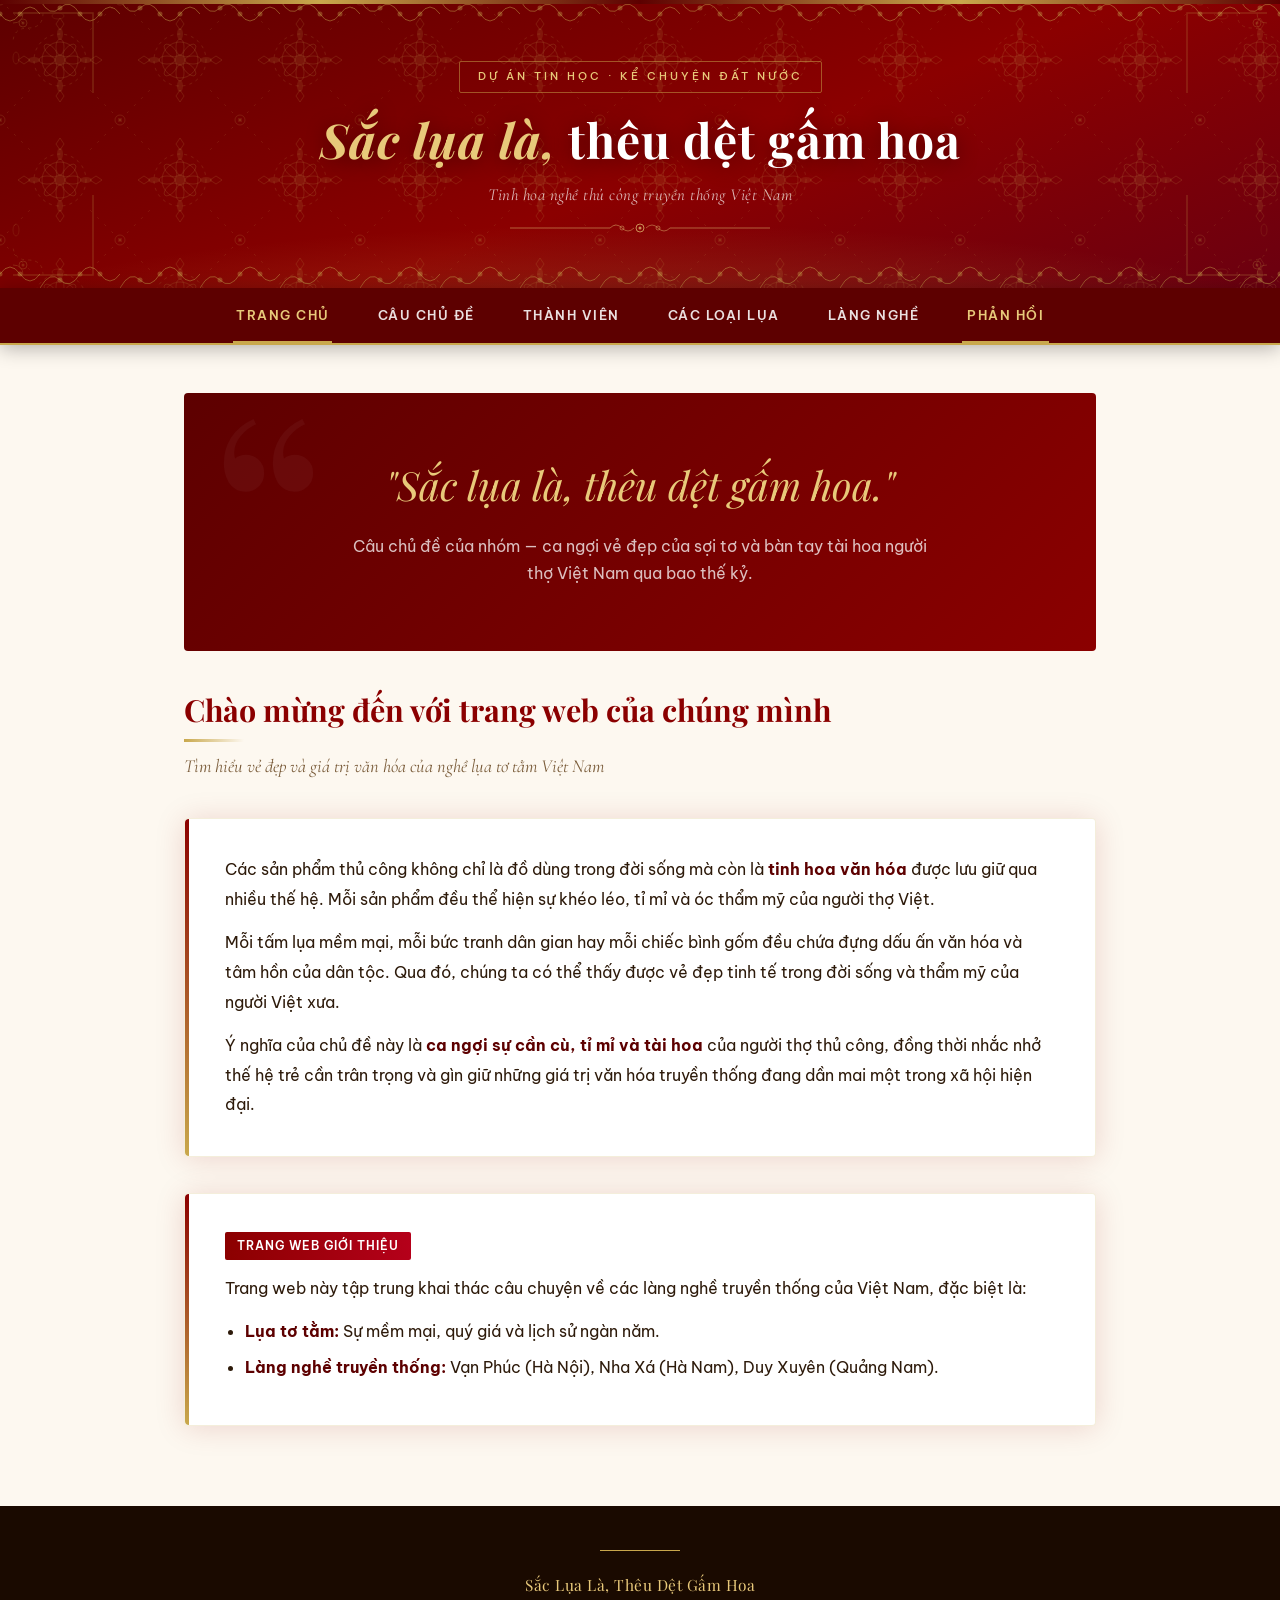
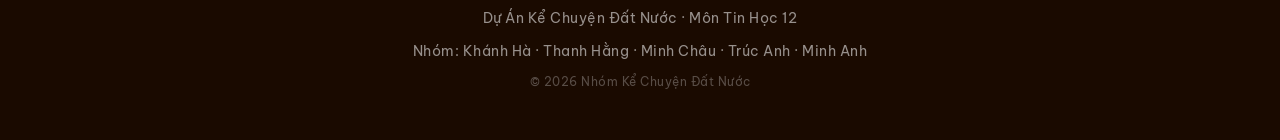
<file: index.html>
<!DOCTYPE html>
<html lang="vi">
<head>
  <meta charset="UTF-8">
  <meta name="viewport" content="width=device-width, initial-scale=1.0">
  <title>Sắc Lụa Là, Thêu Dệt Gấm Hoa – Kể Chuyện Đất Nước</title>
  <link rel="stylesheet" href="style.css">
</head>
<body>
  <header>
    <div class="header-border-top"></div>
    <div class="header-corner tl"><svg viewBox="0 0 90 90" xmlns="http://www.w3.org/2000/svg"><path d="M5 5 Q45 5 85 5 Q85 45 85 85" fill="none" stroke="#c9a84c" stroke-width="1.5"/><path d="M15 5 Q15 15 5 15" fill="none" stroke="#c9a84c" stroke-width="1"/><circle cx="15" cy="15" r="4" fill="none" stroke="#c9a84c" stroke-width="1"/><circle cx="15" cy="15" r="1.5" fill="#c9a84c"/><path d="M35 5 Q35 20 20 20 Q5 20 5 35" fill="none" stroke="#c9a84c" stroke-width="0.8" stroke-dasharray="3 4"/><ellipse cx="50" cy="8" rx="6" ry="3" fill="none" stroke="#c9a84c" stroke-width="0.8" opacity="0.7"/><ellipse cx="8" cy="50" rx="3" ry="6" fill="none" stroke="#c9a84c" stroke-width="0.8" opacity="0.7"/></svg></div>
    <div class="header-corner tr"><svg viewBox="0 0 90 90" xmlns="http://www.w3.org/2000/svg"><path d="M5 5 Q45 5 85 5 Q85 45 85 85" fill="none" stroke="#c9a84c" stroke-width="1.5"/><path d="M15 5 Q15 15 5 15" fill="none" stroke="#c9a84c" stroke-width="1"/><circle cx="15" cy="15" r="4" fill="none" stroke="#c9a84c" stroke-width="1"/><circle cx="15" cy="15" r="1.5" fill="#c9a84c"/><path d="M35 5 Q35 20 20 20 Q5 20 5 35" fill="none" stroke="#c9a84c" stroke-width="0.8" stroke-dasharray="3 4"/><ellipse cx="50" cy="8" rx="6" ry="3" fill="none" stroke="#c9a84c" stroke-width="0.8" opacity="0.7"/><ellipse cx="8" cy="50" rx="3" ry="6" fill="none" stroke="#c9a84c" stroke-width="0.8" opacity="0.7"/></svg></div>
    <div class="header-corner bl"><svg viewBox="0 0 90 90" xmlns="http://www.w3.org/2000/svg"><path d="M5 5 Q45 5 85 5 Q85 45 85 85" fill="none" stroke="#c9a84c" stroke-width="1.5"/><path d="M15 5 Q15 15 5 15" fill="none" stroke="#c9a84c" stroke-width="1"/><circle cx="15" cy="15" r="4" fill="none" stroke="#c9a84c" stroke-width="1"/><circle cx="15" cy="15" r="1.5" fill="#c9a84c"/><path d="M35 5 Q35 20 20 20 Q5 20 5 35" fill="none" stroke="#c9a84c" stroke-width="0.8" stroke-dasharray="3 4"/><ellipse cx="50" cy="8" rx="6" ry="3" fill="none" stroke="#c9a84c" stroke-width="0.8" opacity="0.7"/><ellipse cx="8" cy="50" rx="3" ry="6" fill="none" stroke="#c9a84c" stroke-width="0.8" opacity="0.7"/></svg></div>
    <div class="header-corner br"><svg viewBox="0 0 90 90" xmlns="http://www.w3.org/2000/svg"><path d="M5 5 Q45 5 85 5 Q85 45 85 85" fill="none" stroke="#c9a84c" stroke-width="1.5"/><path d="M15 5 Q15 15 5 15" fill="none" stroke="#c9a84c" stroke-width="1"/><circle cx="15" cy="15" r="4" fill="none" stroke="#c9a84c" stroke-width="1"/><circle cx="15" cy="15" r="1.5" fill="#c9a84c"/><path d="M35 5 Q35 20 20 20 Q5 20 5 35" fill="none" stroke="#c9a84c" stroke-width="0.8" stroke-dasharray="3 4"/><ellipse cx="50" cy="8" rx="6" ry="3" fill="none" stroke="#c9a84c" stroke-width="0.8" opacity="0.7"/><ellipse cx="8" cy="50" rx="3" ry="6" fill="none" stroke="#c9a84c" stroke-width="0.8" opacity="0.7"/></svg></div>
    <div class="header-badge">Dự Án Tin Học · Kể Chuyện Đất Nước</div>
    <h1><em>Sắc lụa là,</em> thêu dệt gấm hoa</h1>
    <p class="header-sub">Tinh hoa nghề thủ công truyền thống Việt Nam</p>
    <div class="header-divider"></div>
  </header>

  <nav>
    <a href="index.html" class="active">Trang Chủ</a>
    <a href="chu-de.html">Câu Chủ Đề</a>
    <a href="thanh-vien.html">Thành Viên</a>
    <a href="lua-to-tam.html">Các loại lụa</a>
    <a href="lang-nghe.html">Làng Nghề</a>
    <a href="phan-hoi.html" class="active">Phản Hồi</a>
  </nav>

  <div class="container">

    <div class="hero-quote">
      <blockquote>"Sắc lụa là, thêu dệt gấm hoa."</blockquote>
      <p>Câu chủ đề của nhóm — ca ngợi vẻ đẹp của sợi tơ và bàn tay tài hoa người thợ Việt Nam qua bao thế kỷ.</p>
    </div>

    <h2 class="section-title">Chào mừng đến với trang web của chúng mình</h2>
    <p class="section-lead">Tìm hiểu vẻ đẹp và giá trị văn hóa của nghề lụa tơ tằm Việt Nam</p>

    <div class="card">
      <p>Các sản phẩm thủ công không chỉ là đồ dùng trong đời sống mà còn là <strong>tinh hoa văn hóa</strong> được lưu giữ qua nhiều thế hệ. Mỗi sản phẩm đều thể hiện sự khéo léo, tỉ mỉ và óc thẩm mỹ của người thợ Việt.</p>
      <p>Mỗi tấm lụa mềm mại, mỗi bức tranh dân gian hay mỗi chiếc bình gốm đều chứa đựng dấu ấn văn hóa và tâm hồn của dân tộc. Qua đó, chúng ta có thể thấy được vẻ đẹp tinh tế trong đời sống và thẩm mỹ của người Việt xưa.</p>
      <p>Ý nghĩa của chủ đề này là <strong>ca ngợi sự cần cù, tỉ mỉ và tài hoa</strong> của người thợ thủ công, đồng thời nhắc nhở thế hệ trẻ cần trân trọng và gìn giữ những giá trị văn hóa truyền thống đang dần mai một trong xã hội hiện đại.</p>
    </div>

    <div class="card">
      <span class="badge">Trang web giới thiệu</span>
      <p>Trang web này tập trung khai thác câu chuyện về các làng nghề truyền thống của Việt Nam, đặc biệt là:</p>
      <ul>
        <li><strong>Lụa tơ tằm:</strong> Sự mềm mại, quý giá và lịch sử ngàn năm.</li>
        <li><strong>Làng nghề truyền thống:</strong> Vạn Phúc (Hà Nội), Nha Xá (Hà Nam), Duy Xuyên (Quảng Nam).</li>
      </ul>
    </div>

  </div>

  <footer>
    <p class="footer-title">Sắc Lụa Là, Thêu Dệt Gấm Hoa</p>
    <p>Dự Án Kể Chuyện Đất Nước · Môn Tin Học 12</p>
    <p style="margin-top:8px">Nhóm: Khánh Hà · Thanh Hằng · Minh Châu · Trúc Anh · Minh Anh</p>
    <p style="margin-top:8px;font-size:0.82em;opacity:0.5">&copy; 2026 Nhóm Kể Chuyện Đất Nước</p>
  </footer>
</body>
</html>
</file>
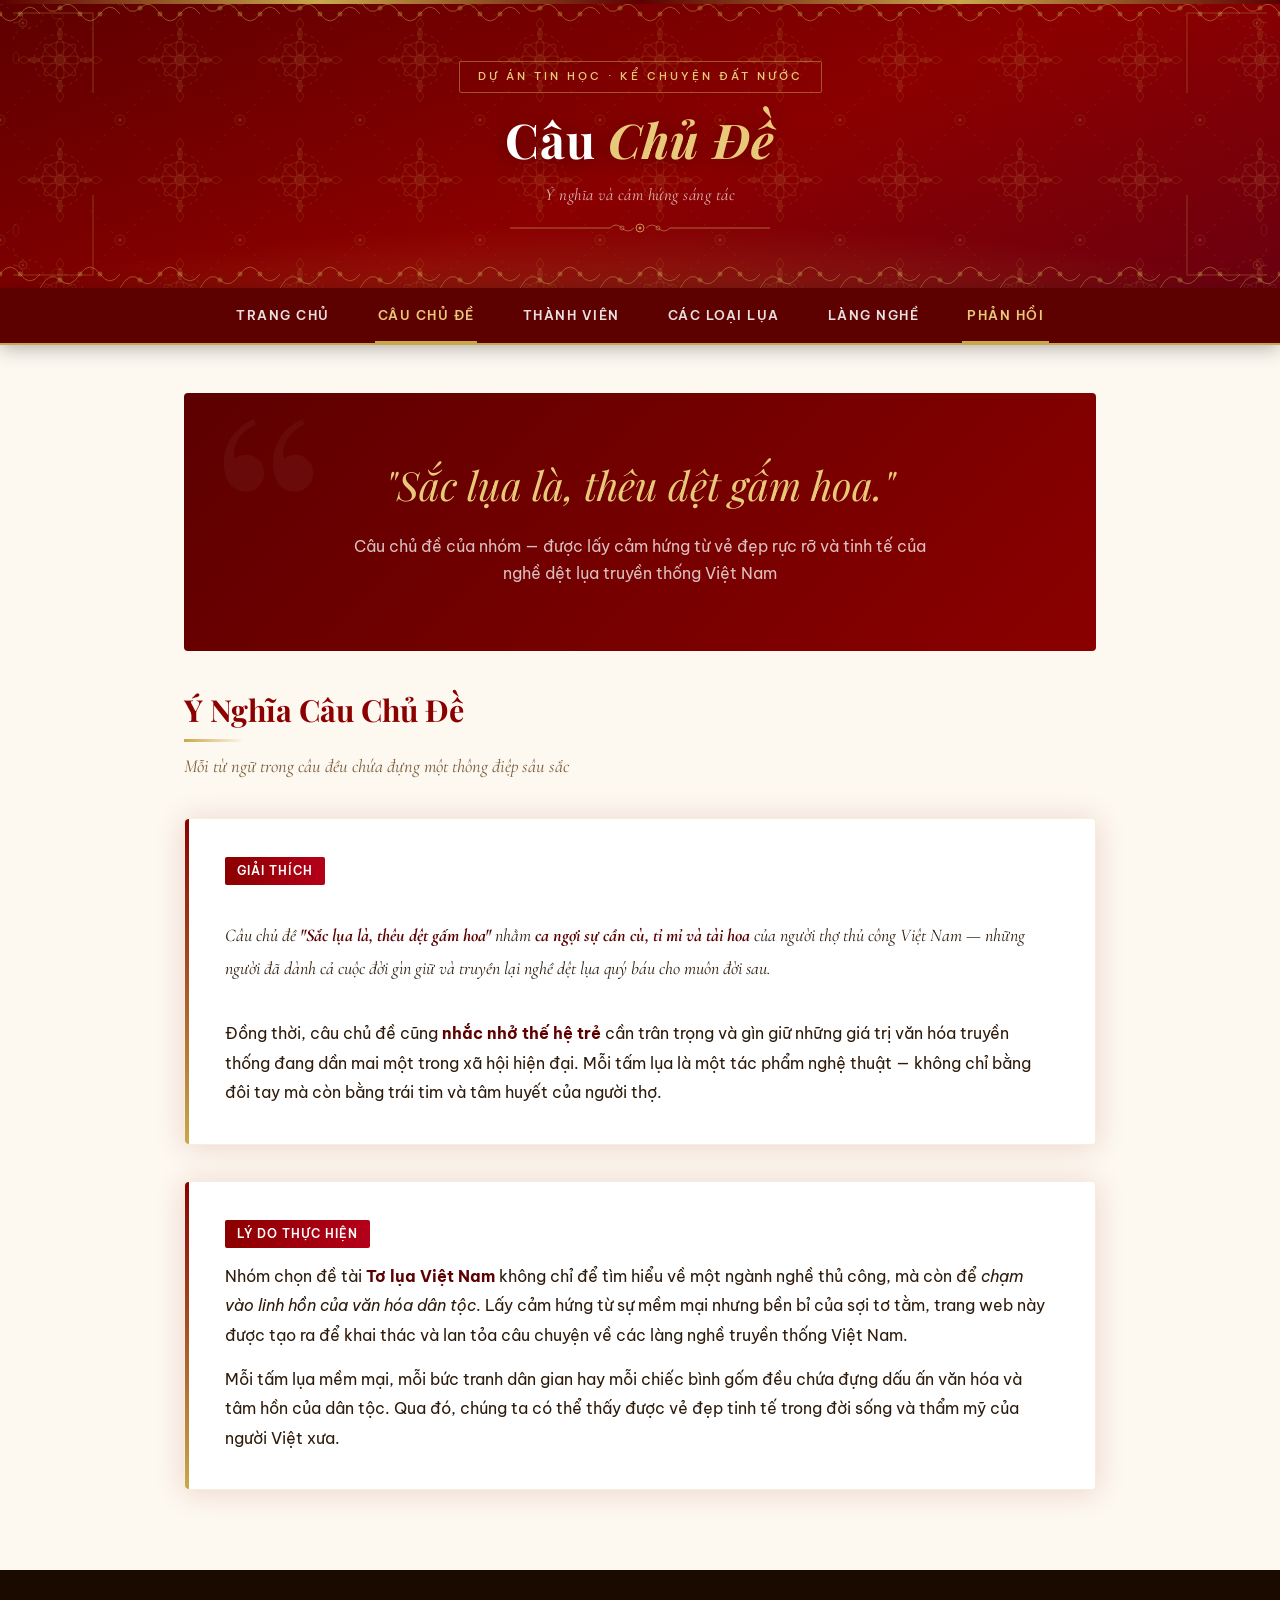
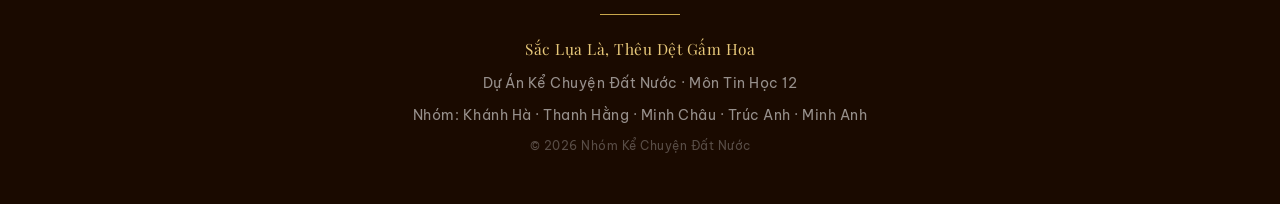
<file: chu-de.html>
<!DOCTYPE html>
<html lang="vi">
<head>
  <meta charset="UTF-8">
  <meta name="viewport" content="width=device-width, initial-scale=1.0">
  <title>Câu Chủ Đề – Sắc Lụa Là Thêu Dệt Gấm Hoa</title>
  <link rel="stylesheet" href="style.css">
</head>
<body>
  <header>
    <div class="header-border-top"></div>
    <div class="header-corner tl"><svg viewBox="0 0 90 90" xmlns="http://www.w3.org/2000/svg"><path d="M5 5 Q45 5 85 5 Q85 45 85 85" fill="none" stroke="#c9a84c" stroke-width="1.5"/><path d="M15 5 Q15 15 5 15" fill="none" stroke="#c9a84c" stroke-width="1"/><circle cx="15" cy="15" r="4" fill="none" stroke="#c9a84c" stroke-width="1"/><circle cx="15" cy="15" r="1.5" fill="#c9a84c"/><path d="M35 5 Q35 20 20 20 Q5 20 5 35" fill="none" stroke="#c9a84c" stroke-width="0.8" stroke-dasharray="3 4"/><ellipse cx="50" cy="8" rx="6" ry="3" fill="none" stroke="#c9a84c" stroke-width="0.8" opacity="0.7"/><ellipse cx="8" cy="50" rx="3" ry="6" fill="none" stroke="#c9a84c" stroke-width="0.8" opacity="0.7"/></svg></div>
    <div class="header-corner tr"><svg viewBox="0 0 90 90" xmlns="http://www.w3.org/2000/svg"><path d="M5 5 Q45 5 85 5 Q85 45 85 85" fill="none" stroke="#c9a84c" stroke-width="1.5"/><path d="M15 5 Q15 15 5 15" fill="none" stroke="#c9a84c" stroke-width="1"/><circle cx="15" cy="15" r="4" fill="none" stroke="#c9a84c" stroke-width="1"/><circle cx="15" cy="15" r="1.5" fill="#c9a84c"/><path d="M35 5 Q35 20 20 20 Q5 20 5 35" fill="none" stroke="#c9a84c" stroke-width="0.8" stroke-dasharray="3 4"/><ellipse cx="50" cy="8" rx="6" ry="3" fill="none" stroke="#c9a84c" stroke-width="0.8" opacity="0.7"/><ellipse cx="8" cy="50" rx="3" ry="6" fill="none" stroke="#c9a84c" stroke-width="0.8" opacity="0.7"/></svg></div>
    <div class="header-corner bl"><svg viewBox="0 0 90 90" xmlns="http://www.w3.org/2000/svg"><path d="M5 5 Q45 5 85 5 Q85 45 85 85" fill="none" stroke="#c9a84c" stroke-width="1.5"/><path d="M15 5 Q15 15 5 15" fill="none" stroke="#c9a84c" stroke-width="1"/><circle cx="15" cy="15" r="4" fill="none" stroke="#c9a84c" stroke-width="1"/><circle cx="15" cy="15" r="1.5" fill="#c9a84c"/><path d="M35 5 Q35 20 20 20 Q5 20 5 35" fill="none" stroke="#c9a84c" stroke-width="0.8" stroke-dasharray="3 4"/><ellipse cx="50" cy="8" rx="6" ry="3" fill="none" stroke="#c9a84c" stroke-width="0.8" opacity="0.7"/><ellipse cx="8" cy="50" rx="3" ry="6" fill="none" stroke="#c9a84c" stroke-width="0.8" opacity="0.7"/></svg></div>
    <div class="header-corner br"><svg viewBox="0 0 90 90" xmlns="http://www.w3.org/2000/svg"><path d="M5 5 Q45 5 85 5 Q85 45 85 85" fill="none" stroke="#c9a84c" stroke-width="1.5"/><path d="M15 5 Q15 15 5 15" fill="none" stroke="#c9a84c" stroke-width="1"/><circle cx="15" cy="15" r="4" fill="none" stroke="#c9a84c" stroke-width="1"/><circle cx="15" cy="15" r="1.5" fill="#c9a84c"/><path d="M35 5 Q35 20 20 20 Q5 20 5 35" fill="none" stroke="#c9a84c" stroke-width="0.8" stroke-dasharray="3 4"/><ellipse cx="50" cy="8" rx="6" ry="3" fill="none" stroke="#c9a84c" stroke-width="0.8" opacity="0.7"/><ellipse cx="8" cy="50" rx="3" ry="6" fill="none" stroke="#c9a84c" stroke-width="0.8" opacity="0.7"/></svg></div>
    <div class="header-badge">Dự Án Tin Học · Kể Chuyện Đất Nước</div>
    <h1>Câu <em>Chủ Đề</em></h1>
    <p class="header-sub">Ý nghĩa và cảm hứng sáng tác</p>
    <div class="header-divider"></div>
  </header>

  <nav>
    <a href="index.html">Trang Chủ</a>
    <a href="chu-de.html" class="active">Câu Chủ Đề</a>
    <a href="thanh-vien.html">Thành Viên</a>
    <a href="lua-to-tam.html">Các loại lụa</a>
    <a href="lang-nghe.html">Làng Nghề</a>
    <a href="phan-hoi.html" class="active">Phản Hồi</a>
  </nav>

  <div class="container">

    <div class="hero-quote">
      <blockquote>"Sắc lụa là, thêu dệt gấm hoa."</blockquote>
      <p>Câu chủ đề của nhóm — được lấy cảm hứng từ vẻ đẹp rực rỡ và tinh tế của nghề dệt lụa truyền thống Việt Nam</p>
    </div>

    <h2 class="section-title">Ý Nghĩa Câu Chủ Đề</h2>
    <p class="section-lead">Mỗi từ ngữ trong câu đều chứa đựng một thông điệp sâu sắc</p>

    <div class="card">
      <span class="badge">Giải thích</span>
      <p class="slogan-meaning">
        Câu chủ đề <strong>"Sắc lụa là, thêu dệt gấm hoa"</strong> nhằm <strong>ca ngợi sự cần cù, tỉ mỉ và tài hoa</strong> của người thợ thủ công Việt Nam — những người đã dành cả cuộc đời gìn giữ và truyền lại nghề dệt lụa quý báu cho muôn đời sau.
      </p>
      <p>Đồng thời, câu chủ đề cũng <strong>nhắc nhở thế hệ trẻ</strong> cần trân trọng và gìn giữ những giá trị văn hóa truyền thống đang dần mai một trong xã hội hiện đại. Mỗi tấm lụa là một tác phẩm nghệ thuật — không chỉ bằng đôi tay mà còn bằng trái tim và tâm huyết của người thợ.</p>
    </div>

    <div class="card">
      <span class="badge">Lý do thực hiện</span>
      <p>Nhóm chọn đề tài <strong>Tơ lụa Việt Nam</strong> không chỉ để tìm hiểu về một ngành nghề thủ công, mà còn để <em>chạm vào linh hồn của văn hóa dân tộc</em>. Lấy cảm hứng từ sự mềm mại nhưng bền bỉ của sợi tơ tằm, trang web này được tạo ra để khai thác và lan tỏa câu chuyện về các làng nghề truyền thống Việt Nam.</p>
      <p>Mỗi tấm lụa mềm mại, mỗi bức tranh dân gian hay mỗi chiếc bình gốm đều chứa đựng dấu ấn văn hóa và tâm hồn của dân tộc. Qua đó, chúng ta có thể thấy được vẻ đẹp tinh tế trong đời sống và thẩm mỹ của người Việt xưa.</p>
    </div>

  </div>

  <footer>
    <p class="footer-title">Sắc Lụa Là, Thêu Dệt Gấm Hoa</p>
    <p>Dự Án Kể Chuyện Đất Nước · Môn Tin Học 12</p>
    <p style="margin-top:8px">Nhóm: Khánh Hà · Thanh Hằng · Minh Châu · Trúc Anh · Minh Anh</p>
    <p style="margin-top:8px;font-size:0.82em;opacity:0.5">&copy; 2026 Nhóm Kể Chuyện Đất Nước</p>
  </footer>
</body>
</html>
</file>
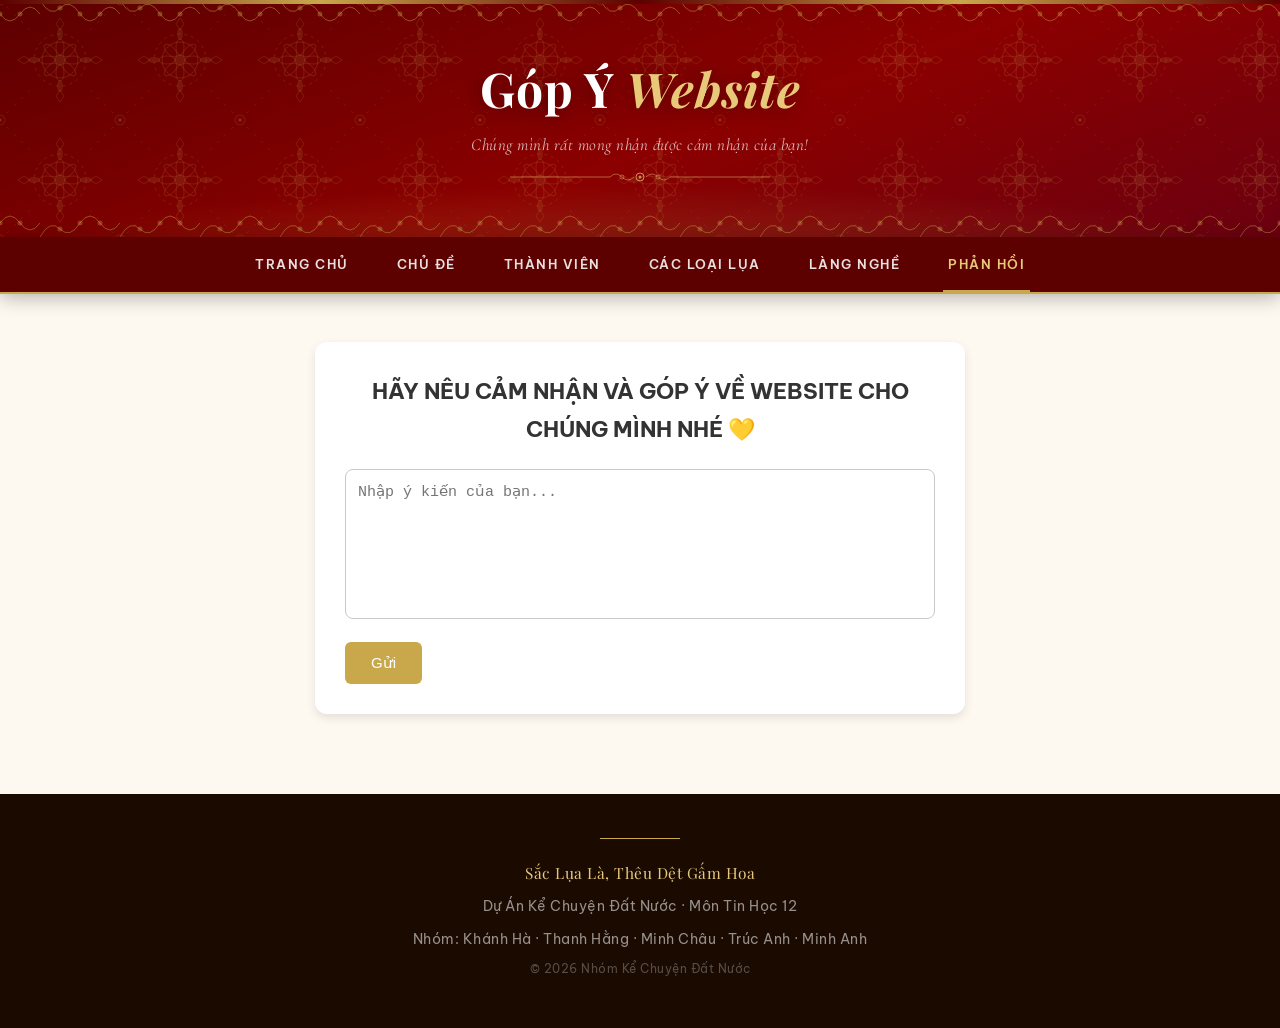
<file: phan-hoi.html>
<!DOCTYPE html>
<html lang="vi">
<head>
  <meta charset="UTF-8">
  <meta name="viewport" content="width=device-width, initial-scale=1.0">
  <title>Góp Ý Website – Kể Chuyện Đất Nước</title>
  <link rel="stylesheet" href="style.css">

  <style>
    .feedback-container {
        background: #fff;
        padding: 30px;
        border-radius: 12px;
        max-width: 650px;
        margin: 40px auto;
        box-shadow: 0 4px 10px rgba(0,0,0,0.1);
    }

    .feedback-container h2 {
        text-align: center;
        margin-bottom: 20px;
        font-size: 22px;
        color: #333;
    }

    textarea {
        width: 100%;
        height: 150px;
        border-radius: 8px;
        border: 1px solid #c9c9c9;
        padding: 12px;
        font-size: 15px;
        resize: none;
        outline: none;
    }

    textarea:focus {
        border-color: #c9a84c;
        box-shadow: 0 0 4px rgba(201,168,76,0.4);
    }

    .send-btn {
        margin-top: 15px;
        padding: 12px 26px;
        background: #c9a84c;
        color: white;
        border: none;
        border-radius: 6px;
        font-size: 15px;
        cursor: pointer;
    }

    .send-btn:hover {
        background: #b8953f;
    }

    .message {
        margin-top: 12px;
        text-align: center;
        color: green;
        display: none;
    }
  </style>
</head>
<body>

  <!-- HEADER -->
  <header>
    <div class="header-border-top"></div>
    <h1>Góp Ý <em>Website</em></h1>
    <p class="header-sub">Chúng mình rất mong nhận được cảm nhận của bạn!</p>
    <div class="header-divider"></div>
  </header>

  <!-- NAV -->
  <nav>
    <a href="index.html">Trang Chủ</a>
    <a href="chu-de.html">Chủ Đề</a>
    <a href="thanh-vien.html">Thành Viên</a>
    <a href="lua-to-tam.html">Các loại lụa</a>
    <a href="lang-nghe.html">Làng Nghề</a>
    <a href="phan-hoi.html" class="active">Phản Hồi</a>
  </nav>

  <!-- PHẦN NỘI DUNG -->
  <div class="container">

    <div class="feedback-container">
      <h2>HÃY NÊU CẢM NHẬN VÀ GÓP Ý VỀ WEBSITE CHO CHÚNG MÌNH NHÉ 💛</h2>

      <textarea id="feedback" placeholder="Nhập ý kiến của bạn..."></textarea>

      <button class="send-btn" onclick="submitFeedback()">Gửi</button>

      <div class="message" id="message">Cảm ơn bạn đã gửi góp ý! 💛</div>
    </div>

  </div>

  <!-- FOOTER -->
  <footer>
    <p class="footer-title">Sắc Lụa Là, Thêu Dệt Gấm Hoa</p>
    <p>Dự Án Kể Chuyện Đất Nước · Môn Tin Học 12</p>
    <p style="margin-top:8px">Nhóm: Khánh Hà · Thanh Hằng · Minh Châu · Trúc Anh · Minh Anh</p>
    <p style="margin-top:8px;font-size:0.82em;opacity:0.5">&copy; 2026 Nhóm Kể Chuyện Đất Nước</p>
  </footer>

  <script>
    function submitFeedback() {
      const feedback = document.getElementById("feedback").value;
      const message = document.getElementById("message");

      if (feedback.trim() === "") {
          alert("Vui lòng nhập nội dung góp ý!");
          return;
      }

      console.log("Phản hồi:", feedback);

      message.style.display = "block";

      document.getElementById("feedback").value = "";
    }
  </script>

</body>
</html>
</file>
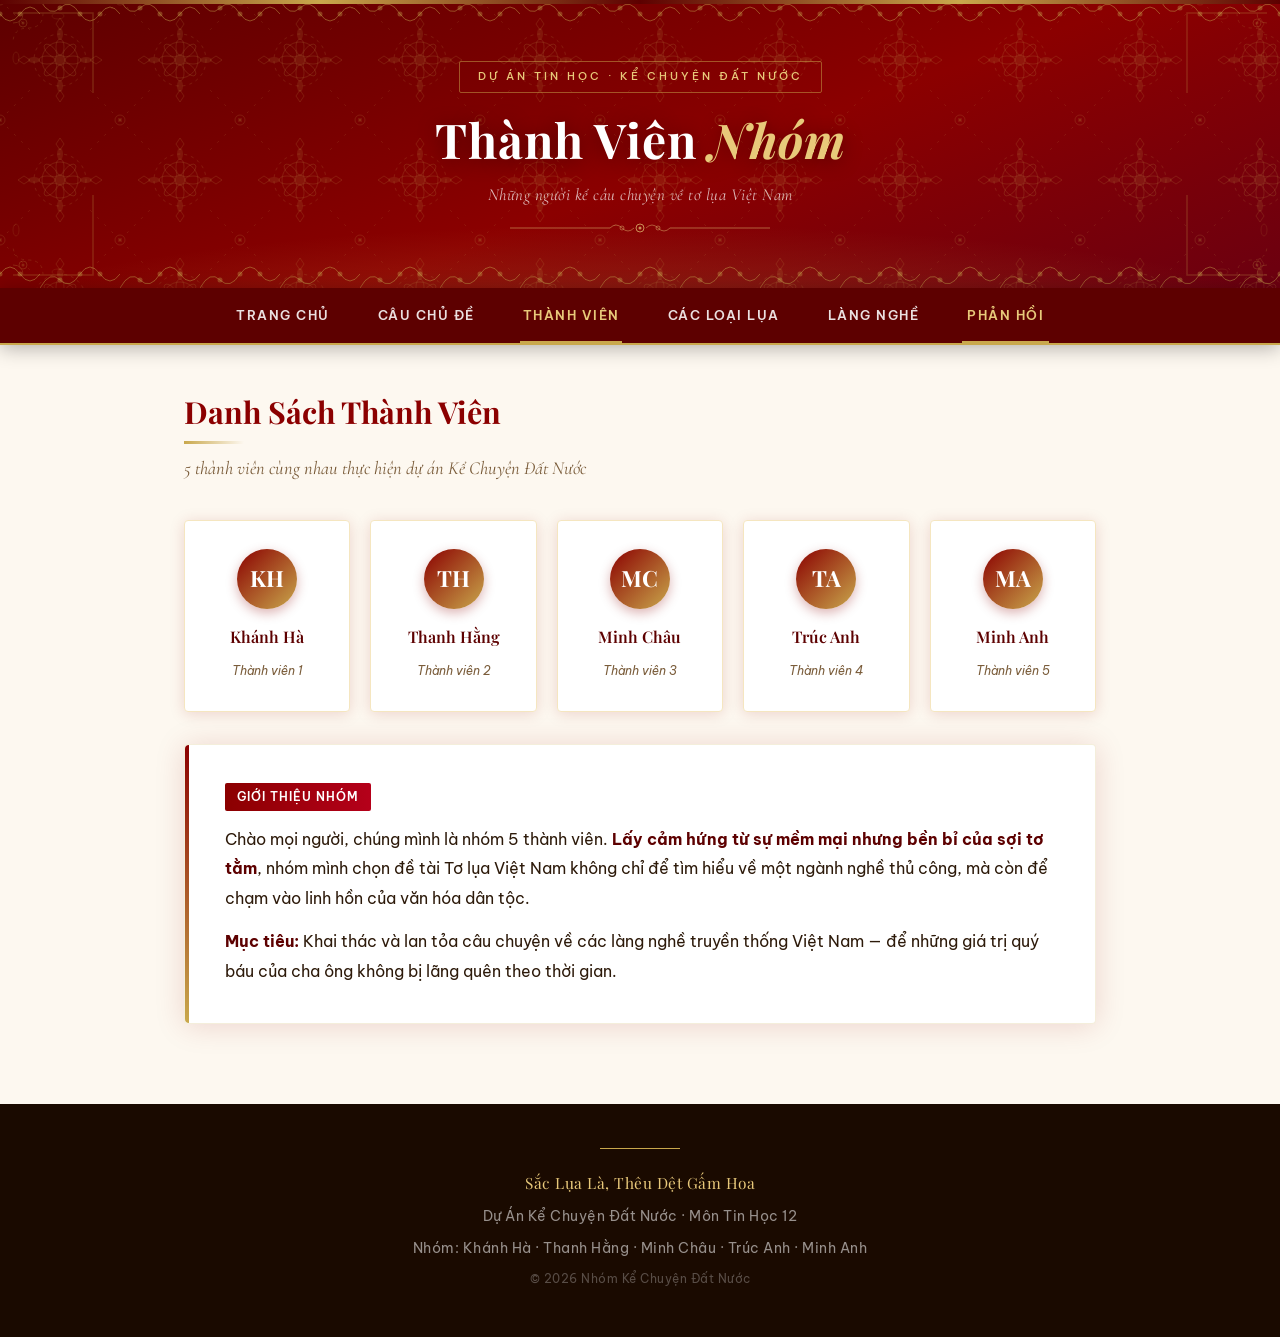
<file: thanh-vien.html>
<!DOCTYPE html>
<html lang="vi">
<head>
  <meta charset="UTF-8">
  <meta name="viewport" content="width=device-width, initial-scale=1.0">
  <title>Thành Viên Nhóm – Kể Chuyện Đất Nước</title>
  <link rel="stylesheet" href="style.css">
</head>
<body>
  <header>
    <div class="header-border-top"></div>
    <div class="header-corner tl"><svg viewBox="0 0 90 90" xmlns="http://www.w3.org/2000/svg"><path d="M5 5 Q45 5 85 5 Q85 45 85 85" fill="none" stroke="#c9a84c" stroke-width="1.5"/><path d="M15 5 Q15 15 5 15" fill="none" stroke="#c9a84c" stroke-width="1"/><circle cx="15" cy="15" r="4" fill="none" stroke="#c9a84c" stroke-width="1"/><circle cx="15" cy="15" r="1.5" fill="#c9a84c"/><path d="M35 5 Q35 20 20 20 Q5 20 5 35" fill="none" stroke="#c9a84c" stroke-width="0.8" stroke-dasharray="3 4"/><ellipse cx="50" cy="8" rx="6" ry="3" fill="none" stroke="#c9a84c" stroke-width="0.8" opacity="0.7"/><ellipse cx="8" cy="50" rx="3" ry="6" fill="none" stroke="#c9a84c" stroke-width="0.8" opacity="0.7"/></svg></div>
    <div class="header-corner tr"><svg viewBox="0 0 90 90" xmlns="http://www.w3.org/2000/svg"><path d="M5 5 Q45 5 85 5 Q85 45 85 85" fill="none" stroke="#c9a84c" stroke-width="1.5"/><path d="M15 5 Q15 15 5 15" fill="none" stroke="#c9a84c" stroke-width="1"/><circle cx="15" cy="15" r="4" fill="none" stroke="#c9a84c" stroke-width="1"/><circle cx="15" cy="15" r="1.5" fill="#c9a84c"/><path d="M35 5 Q35 20 20 20 Q5 20 5 35" fill="none" stroke="#c9a84c" stroke-width="0.8" stroke-dasharray="3 4"/><ellipse cx="50" cy="8" rx="6" ry="3" fill="none" stroke="#c9a84c" stroke-width="0.8" opacity="0.7"/><ellipse cx="8" cy="50" rx="3" ry="6" fill="none" stroke="#c9a84c" stroke-width="0.8" opacity="0.7"/></svg></div>
    <div class="header-corner bl"><svg viewBox="0 0 90 90" xmlns="http://www.w3.org/2000/svg"><path d="M5 5 Q45 5 85 5 Q85 45 85 85" fill="none" stroke="#c9a84c" stroke-width="1.5"/><path d="M15 5 Q15 15 5 15" fill="none" stroke="#c9a84c" stroke-width="1"/><circle cx="15" cy="15" r="4" fill="none" stroke="#c9a84c" stroke-width="1"/><circle cx="15" cy="15" r="1.5" fill="#c9a84c"/><path d="M35 5 Q35 20 20 20 Q5 20 5 35" fill="none" stroke="#c9a84c" stroke-width="0.8" stroke-dasharray="3 4"/><ellipse cx="50" cy="8" rx="6" ry="3" fill="none" stroke="#c9a84c" stroke-width="0.8" opacity="0.7"/><ellipse cx="8" cy="50" rx="3" ry="6" fill="none" stroke="#c9a84c" stroke-width="0.8" opacity="0.7"/></svg></div>
    <div class="header-corner br"><svg viewBox="0 0 90 90" xmlns="http://www.w3.org/2000/svg"><path d="M5 5 Q45 5 85 5 Q85 45 85 85" fill="none" stroke="#c9a84c" stroke-width="1.5"/><path d="M15 5 Q15 15 5 15" fill="none" stroke="#c9a84c" stroke-width="1"/><circle cx="15" cy="15" r="4" fill="none" stroke="#c9a84c" stroke-width="1"/><circle cx="15" cy="15" r="1.5" fill="#c9a84c"/><path d="M35 5 Q35 20 20 20 Q5 20 5 35" fill="none" stroke="#c9a84c" stroke-width="0.8" stroke-dasharray="3 4"/><ellipse cx="50" cy="8" rx="6" ry="3" fill="none" stroke="#c9a84c" stroke-width="0.8" opacity="0.7"/><ellipse cx="8" cy="50" rx="3" ry="6" fill="none" stroke="#c9a84c" stroke-width="0.8" opacity="0.7"/></svg></div>
    <div class="header-badge">Dự Án Tin Học · Kể Chuyện Đất Nước</div>
    <h1>Thành Viên <em>Nhóm</em></h1>
    <p class="header-sub">Những người kể câu chuyện về tơ lụa Việt Nam</p>
    <div class="header-divider"></div>
  </header>

  <nav>
    <a href="index.html">Trang Chủ</a>
    <a href="chu-de.html">Câu Chủ Đề</a>
    <a href="thanh-vien.html" class="active">Thành Viên</a>
    <a href="lua-to-tam.html">Các loại lụa</a>
    <a href="lang-nghe.html">Làng Nghề</a>
    <a href="phan-hoi.html" class="active">Phản Hồi</a>
  </nav>

  <div class="container">

    <h2 class="section-title">Danh Sách Thành Viên</h2>
    <p class="section-lead">5 thành viên cùng nhau thực hiện dự án Kể Chuyện Đất Nước</p>

    <div class="member-grid">
      <div class="member-card">
        <div class="member-avatar">KH</div>
        <strong>Khánh Hà</strong>
        <span>Thành viên 1</span>
      </div>
      <div class="member-card">
        <div class="member-avatar">TH</div>
        <strong>Thanh Hằng</strong>
        <span>Thành viên 2</span>
      </div>
      <div class="member-card">
        <div class="member-avatar">MC</div>
        <strong>Minh Châu</strong>
        <span>Thành viên 3</span>
      </div>
      <div class="member-card">
        <div class="member-avatar">TA</div>
        <strong>Trúc Anh</strong>
        <span>Thành viên 4</span>
      </div>
      <div class="member-card">
        <div class="member-avatar">MA</div>
        <strong>Minh Anh</strong>
        <span>Thành viên 5</span>
      </div>
    </div>

    <div class="card">
      <span class="badge">Giới thiệu nhóm</span>
      <p>Chào mọi người, chúng mình là nhóm 5 thành viên. <strong>Lấy cảm hứng từ sự mềm mại nhưng bền bỉ của sợi tơ tằm</strong>, nhóm mình chọn đề tài Tơ lụa Việt Nam không chỉ để tìm hiểu về một ngành nghề thủ công, mà còn để chạm vào linh hồn của văn hóa dân tộc.</p>
      <p><strong>Mục tiêu:</strong> Khai thác và lan tỏa câu chuyện về các làng nghề truyền thống Việt Nam — để những giá trị quý báu của cha ông không bị lãng quên theo thời gian.</p>
    </div>

  </div>

  <footer>
    <p class="footer-title">Sắc Lụa Là, Thêu Dệt Gấm Hoa</p>
    <p>Dự Án Kể Chuyện Đất Nước · Môn Tin Học 12</p>
    <p style="margin-top:8px">Nhóm: Khánh Hà · Thanh Hằng · Minh Châu · Trúc Anh · Minh Anh</p>
    <p style="margin-top:8px;font-size:0.82em;opacity:0.5">&copy; 2026 Nhóm Kể Chuyện Đất Nước</p>
  </footer>
</body>
</html>
</file>
<file: style.css>
@import url('https://fonts.googleapis.com/css2?family=Playfair+Display:ital,wght@0,400;0,600;0,700;1,400;1,600&family=Cormorant+Garamond:ital,wght@0,300;0,400;0,500;1,300;1,400&family=Be+Vietnam+Pro:wght@300;400;500;600&display=swap');

:root {
  --crimson: #8B0000;
  --crimson-dark: #5d0000;
  --crimson-light: #b5001a;
  --gold: #c9a84c;
  --gold-light: #e8c97a;
  --gold-pale: #f5e6c0;
  --cream: #fdf8f0;
  --parchment: #f0e6d0;
  --ink: #1a0a00;
  --text: #2d1a0a;
  --text-muted: #7a5c3a;
  --white: #ffffff;
  --shadow: rgba(139,0,0,0.15);
}

*, *::before, *::after { box-sizing: border-box; margin: 0; padding: 0; }
html { scroll-behavior: smooth; }

body {
  font-family: 'Be Vietnam Pro', sans-serif;
  background-color: var(--cream);
  color: var(--text);
  line-height: 1.75;
  overflow-x: hidden;
}

body::before {
  content: '';
  position: fixed;
  top: 0; left: 0;
  width: 100%; height: 4px;
  background: linear-gradient(90deg, var(--crimson-dark), var(--gold), var(--crimson-dark), var(--gold), var(--crimson-dark));
  z-index: 9999;
}

/* HEADER */
header {
  position: relative;
  background: linear-gradient(160deg, var(--crimson-dark) 0%, var(--crimson) 55%, #6b0010 100%);
  color: var(--white);
  padding: 60px 20px 52px;
  text-align: center;
  overflow: hidden;
}

/* Họa tiết gấm hoa — SVG pattern tile */
header::before {
  content: '';
  position: absolute; inset: 0;
  background-image:
    url("data:image/svg+xml,%3Csvg xmlns='http://www.w3.org/2000/svg' width='120' height='120' viewBox='0 0 120 120'%3E%3Cdefs%3E%3Cstyle%3E.g%7Bfill:none;stroke:%23c9a84c;stroke-width:0.7;opacity:0.22%7D.gf%7Bfill:%23c9a84c;opacity:0.13%7D%3C/style%3E%3C/defs%3E%3C!-- Hoa trung tâm (hoa sen 8 cánh) --%3E%3Ccircle cx='60' cy='60' r='5' class='gf'/%3E%3Ccircle cx='60' cy='60' r='5' class='g'/%3E%3Cellipse cx='60' cy='47' rx='4' ry='8' class='g'/%3E%3Cellipse cx='60' cy='73' rx='4' ry='8' class='g'/%3E%3Cellipse cx='47' cy='60' rx='8' ry='4' class='g'/%3E%3Cellipse cx='73' cy='60' rx='8' ry='4' class='g'/%3E%3Cellipse cx='50.5' cy='50.5' rx='4' ry='8' transform='rotate(-45 50.5 50.5)' class='g'/%3E%3Cellipse cx='69.5' cy='50.5' rx='4' ry='8' transform='rotate(45 69.5 50.5)' class='g'/%3E%3Cellipse cx='50.5' cy='69.5' rx='4' ry='8' transform='rotate(45 50.5 69.5)' class='g'/%3E%3Cellipse cx='69.5' cy='69.5' rx='4' ry='8' transform='rotate(-45 69.5 69.5)' class='g'/%3E%3C!-- Vòng tròn hoa văn --%3E%3Ccircle cx='60' cy='60' r='18' class='g'/%3E%3Ccircle cx='60' cy='60' r='26' class='g' stroke-dasharray='3 4'/%3E%3C!-- Cánh hoa góc --%3E%3Cellipse cx='60' cy='34' rx='3' ry='6' class='gf'/%3E%3Cellipse cx='60' cy='86' rx='3' ry='6' class='gf'/%3E%3Cellipse cx='34' cy='60' rx='6' ry='3' class='gf'/%3E%3Cellipse cx='86' cy='60' rx='6' ry='3' class='gf'/%3E%3C!-- Hoa nhỏ 4 góc --%3E%3Ccircle cx='0' cy='0' r='5' class='g'/%3E%3Ccircle cx='120' cy='0' r='5' class='g'/%3E%3Ccircle cx='0' cy='120' r='5' class='g'/%3E%3Ccircle cx='120' cy='120' r='5' class='g'/%3E%3Ccircle cx='0' cy='0' r='2' class='gf'/%3E%3Ccircle cx='120' cy='0' r='2' class='gf'/%3E%3Ccircle cx='0' cy='120' r='2' class='gf'/%3E%3Ccircle cx='120' cy='120' r='2' class='gf'/%3E%3C!-- Đường kẻ chéo tinh tế --%3E%3Cline x1='0' y1='0' x2='30' y2='30' class='g' stroke-dasharray='2 8'/%3E%3Cline x1='120' y1='0' x2='90' y2='30' class='g' stroke-dasharray='2 8'/%3E%3Cline x1='0' y1='120' x2='30' y2='90' class='g' stroke-dasharray='2 8'/%3E%3Cline x1='120' y1='120' x2='90' y2='90' class='g' stroke-dasharray='2 8'/%3E%3C!-- Điểm kim cương --%3E%3Cpath d='M60 18 L64 24 L60 30 L56 24Z' class='g'/%3E%3Cpath d='M60 90 L64 96 L60 102 L56 96Z' class='g'/%3E%3Cpath d='M18 60 L24 56 L30 60 L24 64Z' class='g'/%3E%3Cpath d='M90 60 L96 56 L102 60 L96 64Z' class='g'/%3E%3C/svg%3E"),
    radial-gradient(ellipse 80% 60% at 50% 120%, rgba(201,168,76,0.28) 0%, transparent 70%);
  pointer-events: none;
}

/* Viền hoa văn trên & dưới header */
header::after {
  content: '';
  position: absolute;
  bottom: 0; left: 0; right: 0;
  height: 28px;
  background-image: url("data:image/svg+xml,%3Csvg xmlns='http://www.w3.org/2000/svg' width='80' height='28' viewBox='0 0 80 28'%3E%3Cpath d='M0 28 Q10 10 20 20 Q30 30 40 14 Q50 0 60 14 Q70 28 80 14' fill='none' stroke='%23c9a84c' stroke-width='1' opacity='0.45'/%3E%3Ccircle cx='20' cy='20' r='2.5' fill='%23c9a84c' opacity='0.35'/%3E%3Ccircle cx='40' cy='14' r='2.5' fill='%23c9a84c' opacity='0.35'/%3E%3Ccircle cx='60' cy='14' r='2.5' fill='%23c9a84c' opacity='0.35'/%3E%3C/svg%3E");
  background-repeat: repeat-x;
  background-position: bottom;
}

/* Viền hoa văn trên header */
.header-border-top {
  position: absolute;
  top: 0; left: 0; right: 0;
  height: 28px;
  background-image: url("data:image/svg+xml,%3Csvg xmlns='http://www.w3.org/2000/svg' width='80' height='28' viewBox='0 0 80 28'%3E%3Cpath d='M0 0 Q10 18 20 8 Q30 -2 40 14 Q50 28 60 14 Q70 0 80 14' fill='none' stroke='%23c9a84c' stroke-width='1' opacity='0.45'/%3E%3Ccircle cx='20' cy='8' r='2.5' fill='%23c9a84c' opacity='0.35'/%3E%3Ccircle cx='40' cy='14' r='2.5' fill='%23c9a84c' opacity='0.35'/%3E%3Ccircle cx='60' cy='14' r='2.5' fill='%23c9a84c' opacity='0.35'/%3E%3C/svg%3E");
  background-repeat: repeat-x;
  background-position: top;
  pointer-events: none;
}

/* Điểm nhấn góc hoa văn */
.header-corner {
  position: absolute;
  width: 90px; height: 90px;
  opacity: 0.22;
}
.header-corner.tl { top: 8px; left: 8px; }
.header-corner.tr { top: 8px; right: 8px; transform: scaleX(-1); }
.header-corner.bl { bottom: 8px; left: 8px; transform: scaleY(-1); }
.header-corner.br { bottom: 8px; right: 8px; transform: scale(-1); }

/* Dải hoa văn ngang giữa header */
.header-divider {
  width: 260px;
  height: 16px;
  margin: 10px auto 0;
  background-image: url("data:image/svg+xml,%3Csvg xmlns='http://www.w3.org/2000/svg' width='260' height='16' viewBox='0 0 260 16'%3E%3Cline x1='0' y1='8' x2='100' y2='8' stroke='%23e8c97a' stroke-width='0.8' opacity='0.6'/%3E%3Cline x1='160' y1='8' x2='260' y2='8' stroke='%23e8c97a' stroke-width='0.8' opacity='0.6'/%3E%3Ccircle cx='130' cy='8' r='4' fill='none' stroke='%23e8c97a' stroke-width='1' opacity='0.7'/%3E%3Ccircle cx='130' cy='8' r='1.5' fill='%23e8c97a' opacity='0.7'/%3E%3Ccircle cx='112' cy='8' r='2' fill='none' stroke='%23e8c97a' stroke-width='0.8' opacity='0.55'/%3E%3Ccircle cx='148' cy='8' r='2' fill='none' stroke='%23e8c97a' stroke-width='0.8' opacity='0.55'/%3E%3Cpath d='M100 8 Q106 2 112 8 Q118 14 124 8' fill='none' stroke='%23e8c97a' stroke-width='0.8' opacity='0.55'/%3E%3Cpath d='M136 8 Q142 2 148 8 Q154 14 160 8' fill='none' stroke='%23e8c97a' stroke-width='0.8' opacity='0.55'/%3E%3C/svg%3E");
  background-repeat: no-repeat;
  background-position: center;
}

.header-badge {
  display: inline-block;
  border: 1px solid rgba(201,168,76,0.5);
  color: var(--gold-light);
  font-size: 0.7em;
  font-weight: 500;
  letter-spacing: 3px;
  text-transform: uppercase;
  padding: 5px 18px;
  margin-bottom: 18px;
  border-radius: 2px;
}

header h1 {
  font-family: 'Playfair Display', serif;
  font-size: clamp(1.8em, 4vw, 3em);
  font-weight: 700;
  line-height: 1.2;
  letter-spacing: 1px;
  text-shadow: 0 2px 20px rgba(0,0,0,0.4);
  position: relative;
}

header h1 em { color: var(--gold-light); font-style: italic; }

.header-sub {
  margin-top: 12px;
  font-family: 'Cormorant Garamond', serif;
  font-size: 1.05em;
  font-style: italic;
  color: rgba(255,255,255,0.72);
  letter-spacing: 0.5px;
}

/* NAVIGATION */
nav {
  background: var(--crimson-dark);
  display: flex;
  justify-content: center;
  flex-wrap: wrap;
  position: sticky;
  top: 4px;
  z-index: 100;
  box-shadow: 0 3px 20px rgba(0,0,0,0.3);
  border-bottom: 2px solid var(--gold);
}

nav a {
  color: rgba(255,255,255,0.88);
  text-decoration: none;
  padding: 16px 24px;
  font-size: 0.82em;
  font-weight: 600;
  letter-spacing: 1.5px;
  text-transform: uppercase;
  transition: all 0.3s;
  position: relative;
}

nav a::after {
  content: '';
  position: absolute;
  bottom: 0; left: 50%; right: 50%;
  height: 2px;
  background: var(--gold);
  transition: all 0.3s;
}

nav a:hover { color: var(--gold-light); background: rgba(255,255,255,0.05); }
nav a:hover::after, nav a.active::after { left: 15%; right: 15%; }
nav a.active { color: var(--gold-light); }

/* CONTAINER */
.container { max-width: 960px; margin: 48px auto; padding: 0 24px; }

/* SECTION TITLE */
.section-title {
  font-family: 'Playfair Display', serif;
  font-size: 1.9em;
  font-weight: 700;
  color: var(--crimson);
  margin-bottom: 8px;
  line-height: 1.25;
}

.section-title::after {
  content: '';
  display: block;
  width: 60px; height: 3px;
  background: linear-gradient(90deg, var(--gold), transparent);
  margin-top: 10px;
}

.section-lead {
  font-family: 'Cormorant Garamond', serif;
  font-size: 1.15em;
  color: var(--text-muted);
  font-style: italic;
  margin-bottom: 36px;
}

/* CARD */
.card {
  background: var(--white);
  border-radius: 4px;
  padding: 36px 40px;
  margin-bottom: 36px;
  box-shadow: 0 2px 30px var(--shadow);
  border: 1px solid rgba(201,168,76,0.2);
  position: relative;
  animation: fadeInUp 0.5s ease both;
}

.card::before {
  content: '';
  position: absolute;
  top: 0; left: 0;
  width: 4px; height: 100%;
  background: linear-gradient(180deg, var(--crimson), var(--gold));
  border-radius: 4px 0 0 4px;
}

.card p { margin-bottom: 14px; line-height: 1.85; }
.card p:last-child { margin-bottom: 0; }
.card ul { padding-left: 20px; }
.card li { margin-bottom: 8px; }
.card strong { color: var(--crimson-dark); }

/* VILLAGE */
.village {
  background: var(--white);
  border-radius: 4px;
  padding: 36px 40px;
  margin-bottom: 40px;
  box-shadow: 0 2px 30px var(--shadow);
  border: 1px solid rgba(201,168,76,0.2);
  position: relative;
  overflow: hidden;
  animation: fadeInUp 0.5s ease both;
}

.village::before {
  content: '';
  position: absolute;
  top: 0; left: 0;
  width: 5px; height: 100%;
  background: linear-gradient(180deg, var(--crimson), var(--gold));
}

.village-number {
  position: absolute;
  top: 20px; right: 30px;
  font-family: 'Playfair Display', serif;
  font-size: 4em;
  font-weight: 700;
  color: var(--gold);
  opacity: 0.12;
  line-height: 1;
  user-select: none;
}

.village h3 {
  font-family: 'Playfair Display', serif;
  font-size: 1.45em;
  font-weight: 700;
  color: var(--crimson-dark);
  margin-bottom: 16px;
  padding-bottom: 12px;
  border-bottom: 1px solid var(--gold-pale);
}

.village p {
  font-size: 0.97em;
  line-height: 1.85;
  margin-bottom: 12px;
  color: var(--text);
}

.village:nth-child(2) { animation-delay: 0.1s; }
.village:nth-child(3) { animation-delay: 0.2s; }

/* IMAGE GRID */
.image-grid {
  display: grid;
  grid-template-columns: repeat(auto-fit, minmax(220px, 1fr));
  gap: 14px;
  margin: 24px 0 8px;
}

.image-grid img, .image-box img {
  width: 100%;
  height: 200px;
  object-fit: cover;
  border-radius: 3px;
  border: 3px solid var(--gold-pale);
  box-shadow: 0 4px 18px rgba(0,0,0,0.12);
  transition: transform 0.4s, box-shadow 0.4s, border-color 0.3s;
  display: block;
}

.image-grid img:hover, .image-box img:hover {
  transform: scale(1.04);
  box-shadow: 0 8px 28px rgba(139,0,0,0.22);
  border-color: var(--gold);
}

.image-caption {
  text-align: center;
  font-family: 'Cormorant Garamond', serif;
  font-size: 0.9em;
  color: var(--text-muted);
  font-style: italic;
  margin-top: 10px;
}

/* HERO QUOTE */
.hero-quote {
  text-align: center;
  padding: 64px 40px;
  background: linear-gradient(135deg, var(--crimson-dark) 0%, var(--crimson) 100%);
  border-radius: 4px;
  margin-bottom: 40px;
  position: relative;
  overflow: hidden;
  animation: fadeInUp 0.5s ease both;
}

.hero-quote::before {
  content: '\201C';
  position: absolute;
  top: -30px; left: 24px;
  font-family: 'Playfair Display', serif;
  font-size: 18em;
  color: rgba(255,255,255,0.04);
  line-height: 1;
}

.hero-quote blockquote {
  font-family: 'Playfair Display', serif;
  font-size: clamp(1.6em, 3.5vw, 2.5em);
  font-style: italic;
  color: var(--gold-light);
  line-height: 1.4;
  margin-bottom: 20px;
  position: relative;
}

.hero-quote p {
  color: rgba(255,255,255,0.75);
  font-size: 1em;
  line-height: 1.7;
  max-width: 600px;
  margin: 0 auto;
}

/* SLOGAN PAGE */
.slogan-meaning {
  font-family: 'Cormorant Garamond', serif;
  font-size: 1.12em;
  font-style: italic;
  color: var(--text);
  line-height: 1.9;
  padding: 20px 0;
}

/* MEMBER */
.member-grid {
  display: grid;
  grid-template-columns: repeat(auto-fit, minmax(155px, 1fr));
  gap: 20px;
  margin: 32px 0;
}

.member-card {
  background: var(--white);
  border: 1px solid var(--gold-pale);
  border-radius: 4px;
  padding: 28px 20px;
  text-align: center;
  box-shadow: 0 2px 15px var(--shadow);
  transition: transform 0.3s, box-shadow 0.3s;
  position: relative;
  overflow: hidden;
  animation: fadeInUp 0.5s ease both;
}

.member-card::after {
  content: '';
  position: absolute;
  bottom: 0; left: 0; right: 0;
  height: 3px;
  background: linear-gradient(90deg, var(--crimson), var(--gold));
  transform: scaleX(0);
  transition: transform 0.3s;
}

.member-card:hover { transform: translateY(-5px); box-shadow: 0 12px 32px var(--shadow); }
.member-card:hover::after { transform: scaleX(1); }

.member-card:nth-child(2) { animation-delay: 0.1s; }
.member-card:nth-child(3) { animation-delay: 0.15s; }
.member-card:nth-child(4) { animation-delay: 0.2s; }
.member-card:nth-child(5) { animation-delay: 0.25s; }

.member-avatar {
  width: 60px; height: 60px;
  border-radius: 50%;
  background: linear-gradient(135deg, var(--crimson), var(--gold));
  display: flex;
  align-items: center;
  justify-content: center;
  font-family: 'Playfair Display', serif;
  font-size: 1.4em;
  font-weight: 700;
  color: var(--white);
  margin: 0 auto 14px;
  box-shadow: 0 4px 12px rgba(139,0,0,0.3);
}

.member-card strong {
  display: block;
  font-family: 'Playfair Display', serif;
  font-size: 1em;
  font-weight: 600;
  color: var(--crimson-dark);
  margin-bottom: 4px;
}

.member-card span {
  font-size: 0.77em;
  color: var(--text-muted);
  font-style: italic;
}

/* INTRO BLOCK */
.intro-block {
  background: var(--parchment);
  border-left: 4px solid var(--gold);
  padding: 24px 30px;
  border-radius: 0 4px 4px 0;
  margin: 24px 0;
  font-family: 'Cormorant Garamond', serif;
  font-size: 1.1em;
  line-height: 1.9;
  color: var(--ink);
}

/* BADGE */
.badge {
  display: inline-block;
  background: linear-gradient(90deg, var(--crimson), var(--crimson-light));
  color: var(--white);
  padding: 3px 12px;
  border-radius: 2px;
  font-size: 0.78em;
  font-weight: 600;
  letter-spacing: 1px;
  text-transform: uppercase;
  margin-bottom: 14px;
}

/* SOURCE LINK */
.source-note {
  font-size: 0.82em;
  color: var(--text-muted);
  font-style: italic;
  margin-top: 8px;
  padding-top: 10px;
  border-top: 1px dashed var(--gold-pale);
}

/* FOOTER */
footer {
  background: var(--ink);
  color: rgba(255,255,255,0.55);
  text-align: center;
  padding: 44px 20px;
  margin-top: 80px;
  font-size: 0.88em;
  letter-spacing: 0.5px;
}

footer::before {
  content: '';
  display: block;
  width: 80px; height: 1px;
  background: var(--gold);
  margin: 0 auto 20px;
}

.footer-title {
  font-family: 'Playfair Display', serif;
  font-size: 1.1em;
  color: var(--gold-light);
  margin-bottom: 8px;
}

footer p { margin: 4px 0; }

/* ANIMATIONS */
@keyframes fadeInUp {
  from { opacity: 0; transform: translateY(22px); }
  to   { opacity: 1; transform: translateY(0); }
}

/* RESPONSIVE */
@media (max-width: 680px) {
  header { padding: 40px 16px 38px; }
  nav a { padding: 12px 14px; font-size: 0.75em; letter-spacing: 0.8px; }
  .card, .village { padding: 24px 20px; }
  .image-grid { grid-template-columns: 1fr 1fr; }
  .member-grid { grid-template-columns: repeat(3, 1fr); }
  .hero-quote { padding: 44px 24px; }
}

@media (max-width: 420px) {
  .image-grid { grid-template-columns: 1fr; }
  .member-grid { grid-template-columns: repeat(2, 1fr); }
}
</file>
